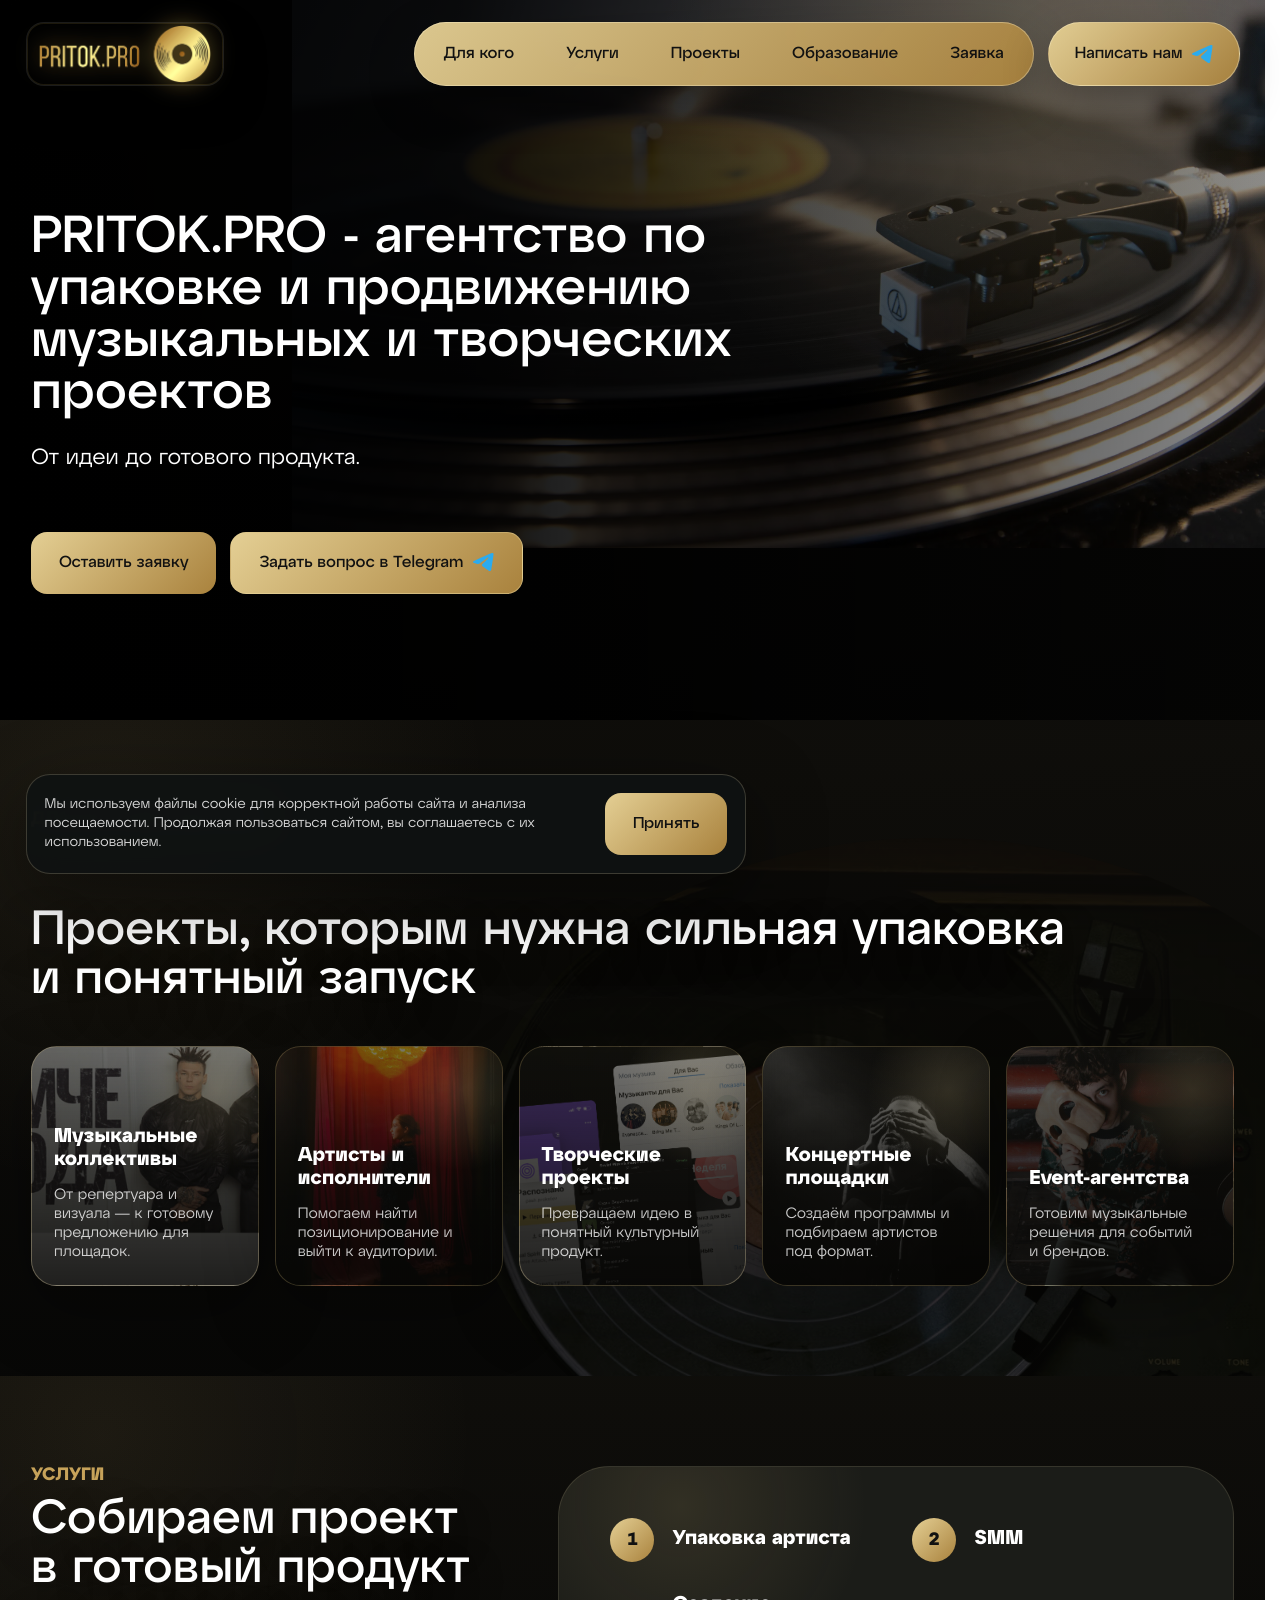
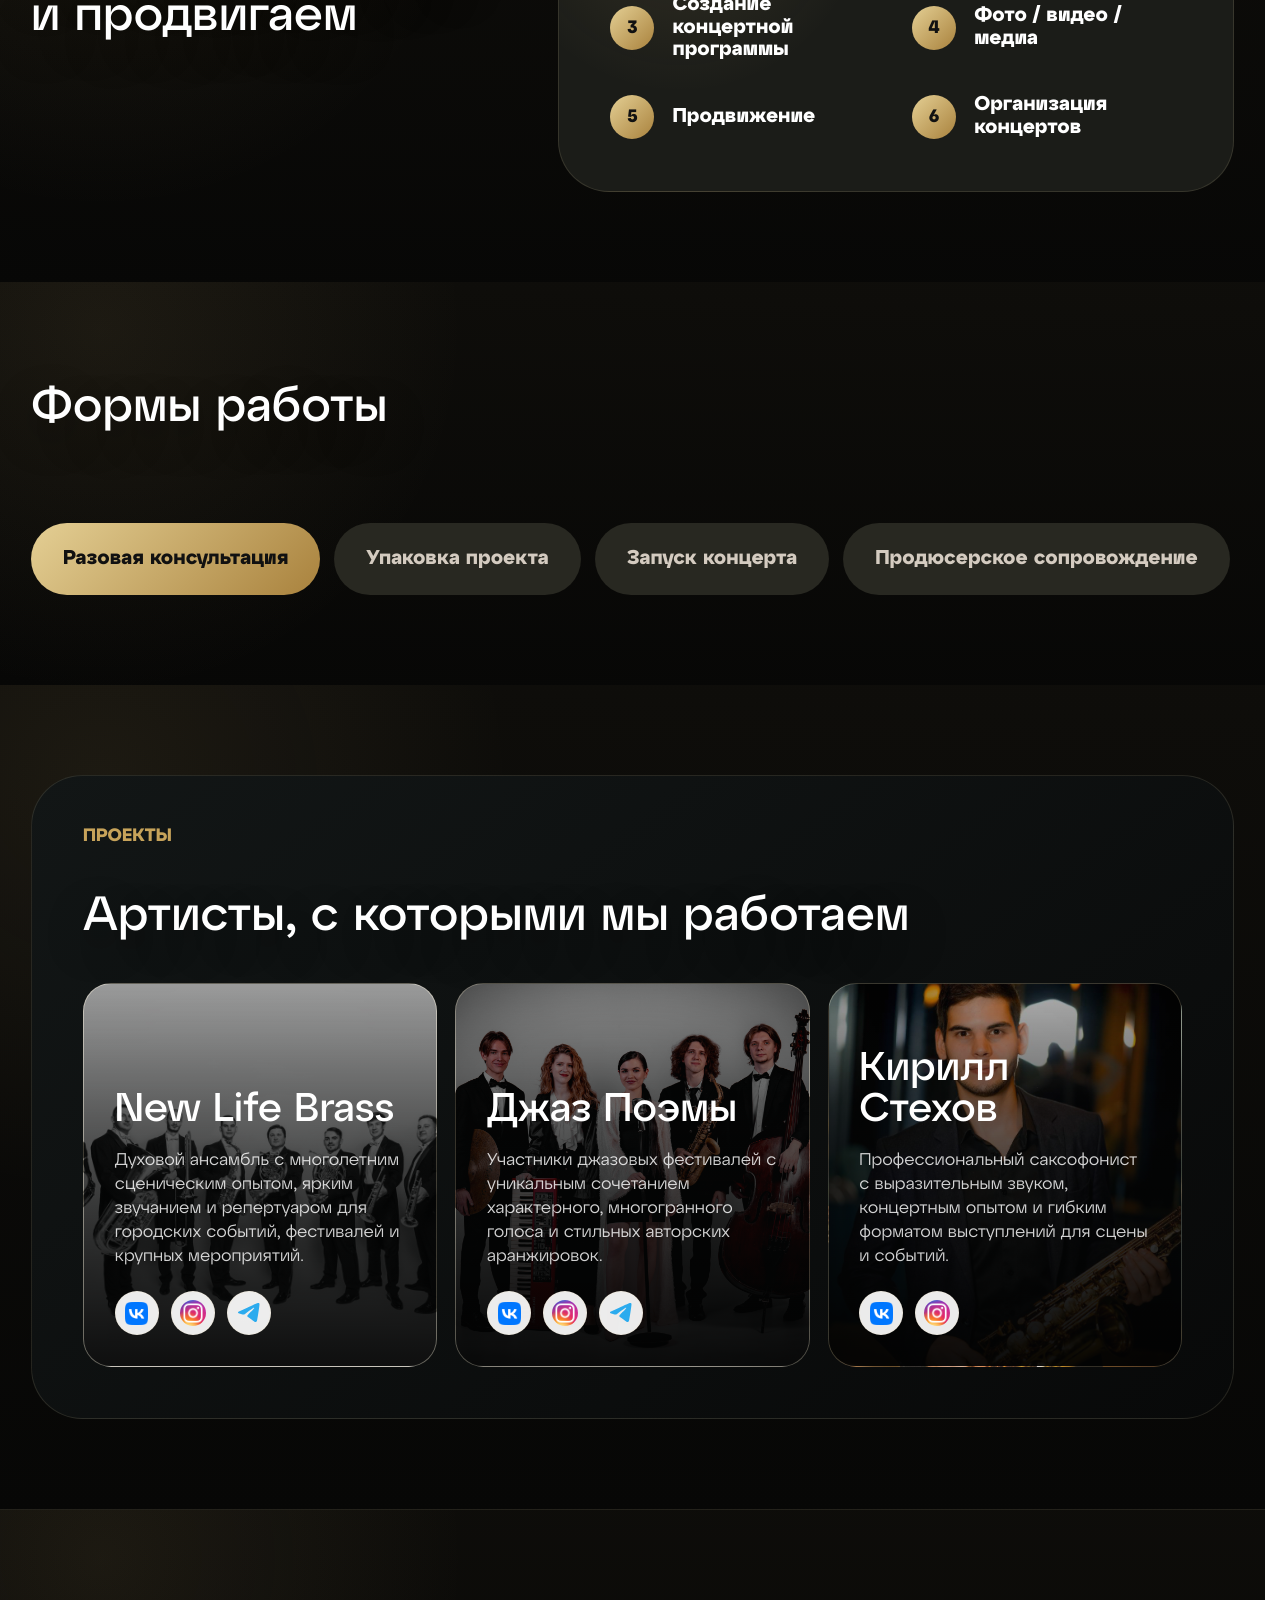
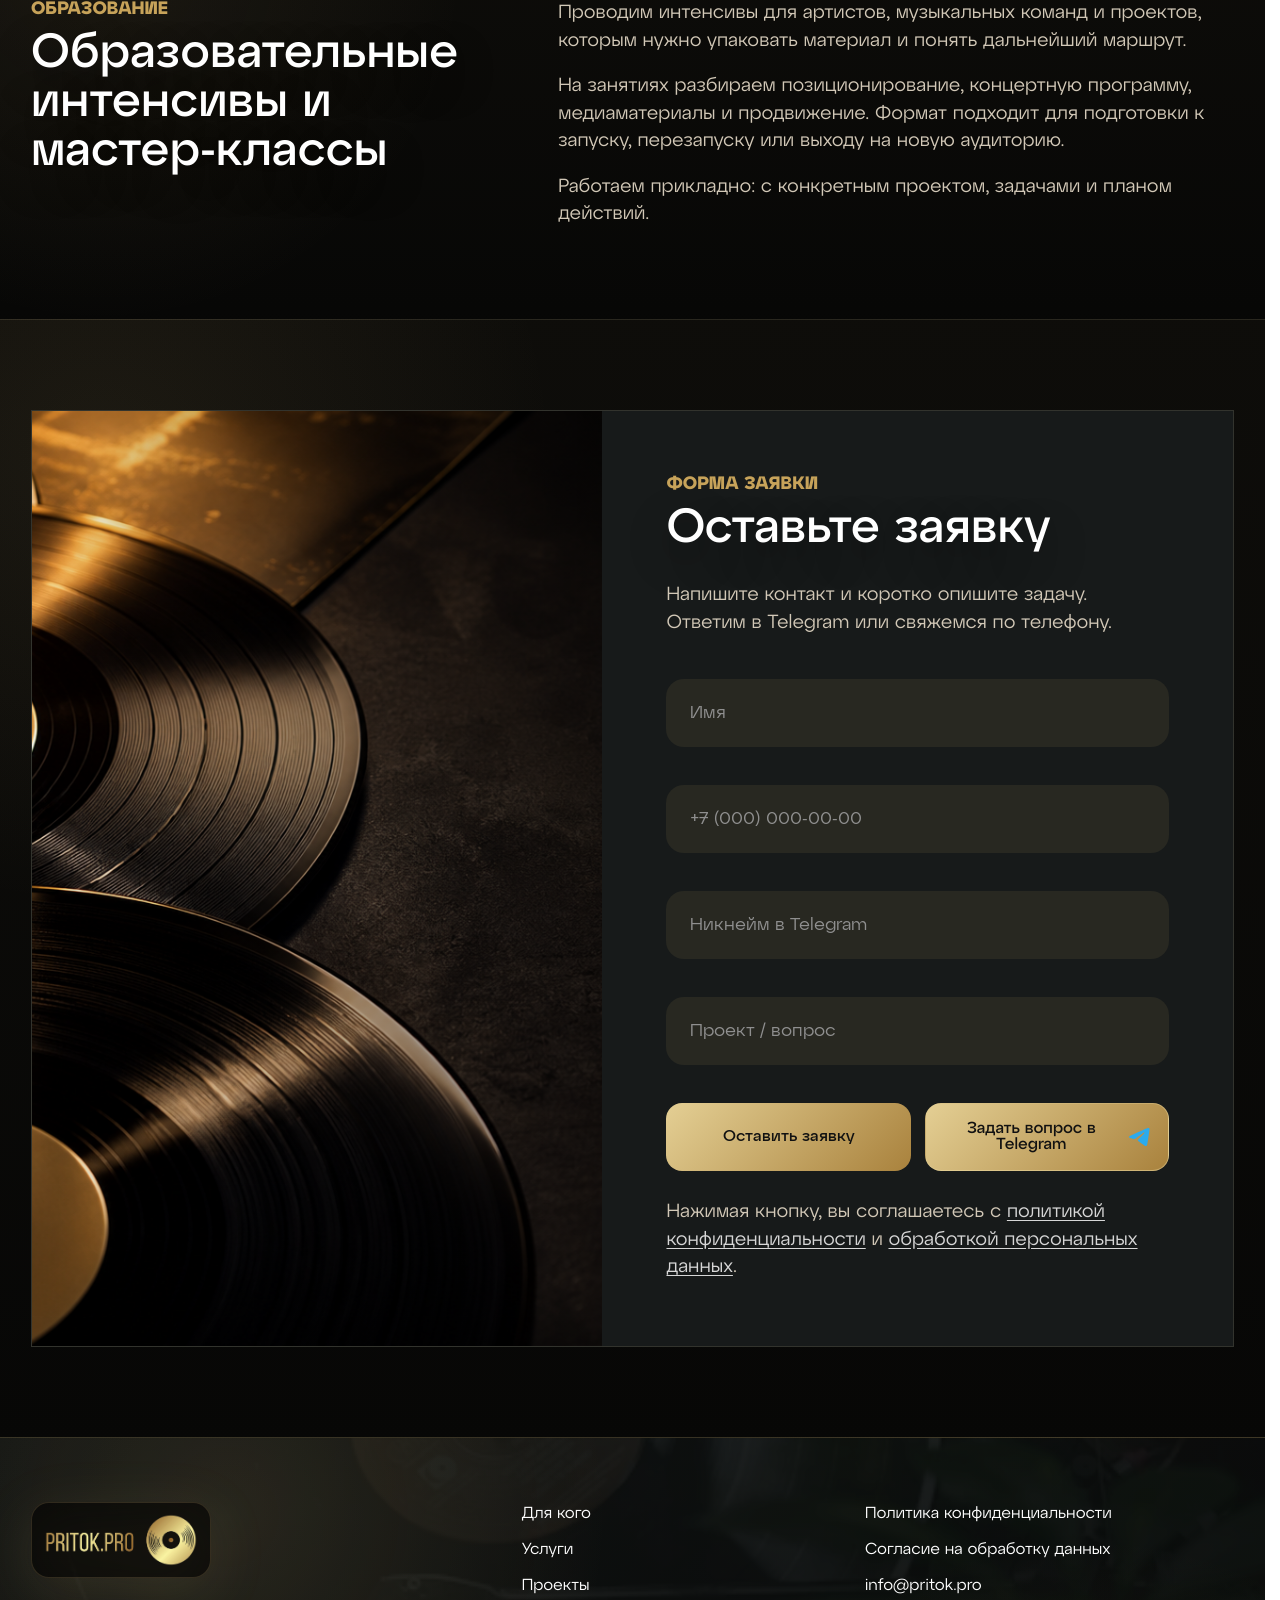
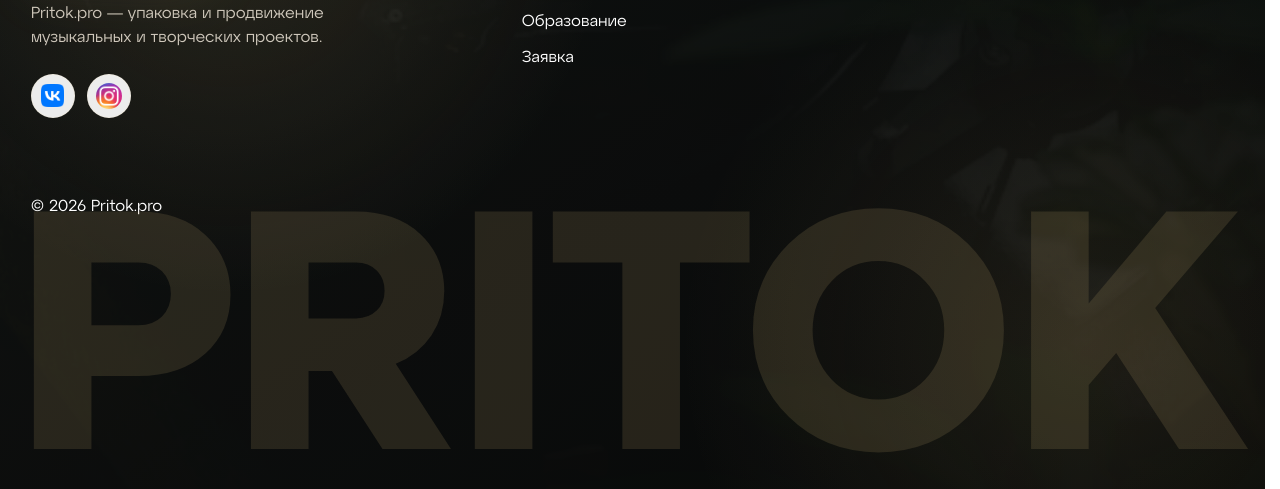
<file: index.html>
<!doctype html>
<html lang="ru">
<head>
  <meta charset="utf-8">
  <meta name="viewport" content="width=device-width, initial-scale=1">
  <title>Pritok.pro — упаковка и продвижение музыкальных и творческих проектов</title>
  <link rel="icon" href="assets/favicon (2).png" type="image/x-icon">
  <meta name="description" content="Pritok.pro — агентство по упаковке и продвижению музыкальных и творческих проектов. От идеи до готового продукта.">
  <link rel="stylesheet" href="styles.css">
</head>
<body>
  <header class="site-header" aria-label="Главная навигация">
    <a class="brand" href="#top" aria-label="Pritok.pro">
      <img src="assets/pritok-logo.png" alt="Pritok.pro">
    </a>

    <nav class="header-nav" aria-label="Основное меню">
      <a href="#audience">Для кого</a>
      <a href="#services">Услуги</a>
      <a href="#artists">Проекты</a>
      <a href="#education">Образование</a>
      <a href="#contact">Заявка</a>
    </nav>

    <a class="header-telegram telegram-link" href="https://t.me/maxtuba" target="_blank" rel="noreferrer">
      <span>Написать нам</span>
      <img class="telegram-icon" src="assets/Path-3.svg" alt="" aria-hidden="true">
    </a>

    <button class="menu-button" type="button" data-menu-open aria-label="Открыть меню" aria-expanded="false">
      <span></span>
      <span></span>
      <span></span>
    </button>
  </header>

  <aside class="service-menu" data-menu aria-hidden="true">
    <div class="service-menu__panel">
      <a href="#audience">Для кого</a>
      <a href="#services">Услуги</a>
      <a href="#formats">Формы работы</a>
      <a href="#artists">Проекты</a>
      <a href="#education">Образование</a>
      <a href="#contact">Оставить заявку</a>
    </div>
    <div class="service-menu__socials" aria-label="Социальные сети">
      <a class="service-menu__social-link" href="https://vk.ru/pitokpro" target="_blank" rel="noreferrer" aria-label="ВКонтакте Pritok.pro">
        <img class="vk-icon" src="assets/vk-icon.webp" alt="" aria-hidden="true">
      </a>
      <a class="service-menu__social-link" href="https://www.instagram.com/pritok.pro/" target="_blank" rel="noreferrer" aria-label="Instagram Pritok.pro">
        <img class="instagram-icon" src="assets/Instagram_icon.png.webp" alt="" aria-hidden="true">
      </a>
    </div>
  </aside>

  <main id="top">
    <section class="hero section-dark" aria-labelledby="hero-title">
      <div class="hero-media" aria-hidden="true"></div>
      <div class="container hero__inner">
        <div class="hero-copy">
          <h1 id="hero-title">PRITOK.PRO - агентство по упаковке и продвижению музыкальных и творческих проектов</h1>
          <p class="hero-lead">От идеи до готового продукта.</p>
          <div class="hero-action">
            <a class="button button--primary" href="#contact">Оставить заявку</a>
            <a class="button button--dark telegram-link" href="https://t.me/maxtuba" target="_blank" rel="noreferrer">
              <span>Задать вопрос в Telegram</span>
              <img class="telegram-icon" src="assets/Path-3.svg" alt="" aria-hidden="true">
            </a>
          </div>
        </div>
      </div>
    </section>

    <section id="audience" class="audience section-dark" aria-labelledby="audience-title">
      <div class="container">
        <div class="section-head">
          <p class="eyebrow">Для кого мы работаем</p>
          <h2 id="audience-title">Проекты, которым нужна сильная упаковка<br>и понятный запуск</h2>
        </div>

        <div class="audience-grid" aria-label="Категории клиентов">
          <article class="audience-card">
            <h3>Музыкальные коллективы</h3>
            <p>От репертуара и визуала — к готовому предложению для площадок.</p>
          </article>
          <article class="audience-card">
            <h3>Артисты и исполнители</h3>
            <p>Помогаем найти позиционирование и выйти к аудитории.</p>
          </article>
          <article class="audience-card">
            <h3>Творческие проекты</h3>
            <p>Превращаем идею в понятный культурный продукт.</p>
          </article>
          <article class="audience-card">
            <h3>Концертные площадки</h3>
            <p>Создаём программы и подбираем артистов под формат.</p>
          </article>
          <article class="audience-card audience-card--wide">
            <h3>Event-агентства</h3>
            <p>Готовим музыкальные решения для событий и брендов.</p>
          </article>
        </div>
      </div>
    </section>

    <section id="services" class="services section-dark" aria-labelledby="services-title">
      <div class="container services-layout">
        <div class="services-copy">
          <p class="eyebrow">Услуги</p>
          <h2 id="services-title">Собираем проект в готовый продукт и продвигаем</h2>
        </div>
        <div class="services-board">
          <ol class="service-list">
            <li><span>1</span><p>Упаковка артиста</p></li>
            <li><span>2</span><p>SMM</p></li>
            <li><span>3</span><p>Создание концертной программы</p></li>
            <li><span>4</span><p>Фото / видео / медиа</p></li>
            <li><span>5</span><p>Продвижение</p></li>
            <li><span>6</span><p>Организация концертов</p></li>
          </ol>
        </div>
      </div>
    </section>

    <section id="formats" class="formats section-dark" aria-labelledby="formats-title">
      <div class="container formats-layout">
        <h2 id="formats-title">Формы работы</h2>
        <div class="format-pills" aria-label="Формы работы">
          <span>Разовая консультация</span>
          <span>Упаковка проекта</span>
          <span>Запуск концерта</span>
          <span>Продюсерское сопровождение</span>
        </div>
      </div>
    </section>

    <section id="artists" class="artists-section section-dark" aria-labelledby="artists-title">
      <div class="container artists-layout">
        <div class="section-head">
          <p class="eyebrow">ПРОЕКТЫ</p>
          <h2 id="artists-title">Артисты, с которыми мы работаем</h2>
        </div>
        <div class="artist-list">
          <article class="artist-card artist-card--newlife">
            <div class="artist-card__content">
              <h3>New Life Brass</h3>
              <p>Духовой ансамбль с многолетним сценическим опытом, ярким звучанием и репертуаром для городских событий, фестивалей и крупных мероприятий.</p>
              <div class="artist-socials" aria-label="Социальные сети New Life Brass">
                <a href="https://vk.ru/newlifebrass" target="_blank" rel="noreferrer" aria-label="ВКонтакте New Life Brass">
                  <img class="vk-icon" src="assets/vk-icon.webp" alt="" aria-hidden="true">
                </a>
                <a href="https://www.instagram.com/newlifebrass/" target="_blank" rel="noreferrer" aria-label="Instagram New Life Brass">
                  <img class="instagram-icon" src="assets/Instagram_icon.png.webp" alt="" aria-hidden="true">
                </a>
                <a href="https://t.me/newlifebrass5" target="_blank" rel="noreferrer" aria-label="Telegram New Life Brass">
                  <img class="telegram-icon" src="assets/Path-3.svg" alt="" aria-hidden="true">
                </a>
              </div>
            </div>
          </article>
          <article class="artist-card artist-card--jazz">
            <div class="artist-card__content">
              <h3>Джаз Поэмы</h3>
              <p>Участники джазовых фестивалей с уникальным сочетанием характерного, многогранного голоса и стильных авторских аранжировок.</p>
              <div class="artist-socials" aria-label="Социальные сети Джаз Поэмы">
                <a href="https://vk.ru/jazzpoems" target="_blank" rel="noreferrer" aria-label="ВКонтакте Джаз Поэмы">
                  <img class="vk-icon" src="assets/vk-icon.webp" alt="" aria-hidden="true">
                </a>
                <a href="https://www.instagram.com/jazz_bs_poems/" target="_blank" rel="noreferrer" aria-label="Instagram Джаз Поэмы">
                  <img class="instagram-icon" src="assets/Instagram_icon.png.webp" alt="" aria-hidden="true">
                </a>
                <a href="https://t.me/jazzbspoems" target="_blank" rel="noreferrer" aria-label="Telegram Джаз Поэмы">
                  <img class="telegram-icon" src="assets/Path-3.svg" alt="" aria-hidden="true">
                </a>
              </div>
            </div>
          </article>
          <article class="artist-card artist-card--stekhov">
            <div class="artist-card__content">
              <h3>Кирилл Стехов</h3>
              <p>Профессиональный саксофонист с выразительным звуком, концертным опытом и гибким форматом выступлений для сцены и событий.</p>
              <div class="artist-socials" aria-label="Социальные сети Кирилл Стехов">
                <a href="https://vk.ru/stekhov" target="_blank" rel="noreferrer" aria-label="ВКонтакте Кирилл Стехов">
                  <img class="vk-icon" src="assets/vk-icon.webp" alt="" aria-hidden="true">
                </a>
                <a href="https://instagram.com/stekhof" target="_blank" rel="noreferrer" aria-label="Instagram Кирилл Стехов">
                  <img class="instagram-icon" src="assets/Instagram_icon.png.webp" alt="" aria-hidden="true">
                </a>
              </div>
            </div>
          </article>
        </div>
      </div>
    </section>

    <section id="education" class="education section-dark" aria-labelledby="education-title">
      <div class="container education-layout">
        <div>
          <p class="eyebrow">Образование</p>
          <h2 id="education-title">Образовательные<br>интенсивы и<br>мастер-классы</h2>
        </div>
        <div class="education-text">
          <p>Проводим интенсивы для артистов, музыкальных команд и проектов, которым нужно упаковать материал и понять дальнейший маршрут.</p>
          <p>На занятиях разбираем позиционирование, концертную программу, медиаматериалы и продвижение. Формат подходит для подготовки к запуску, перезапуску или выходу на новую аудиторию.</p>
          <p>Работаем прикладно: с конкретным проектом, задачами и планом действий.</p>
        </div>
      </div>
    </section>

    <section id="contact" class="contact section-dark" aria-labelledby="contact-title">
      <div class="container contact-board">
        <div class="contact-visual" aria-hidden="true"></div>
        <div class="contact-content">
          <p class="eyebrow">Форма заявки</p>
          <h2 id="contact-title">Оставьте заявку</h2>
          <p>Напишите контакт и коротко опишите задачу. Ответим в Telegram или свяжемся по телефону.</p>
          <form class="contact-form" action="https://formsubmit.co/ajax/pritok.pro@mail.ru" method="POST" novalidate>
            <input type="hidden" name="_subject" value="Новая заявка с сайта Pritok.pro">
            <input type="hidden" name="_template" value="table">
            <input type="text" name="_honey" tabindex="-1" autocomplete="off" aria-hidden="true" class="form-honey">
            <label class="form-field">
              <input name="name" type="text" autocomplete="name" maxlength="80" placeholder="Имя" aria-label="Имя" data-validate="name">
              <span class="field-error" data-error-for="name" aria-live="polite"></span>
            </label>
            <label class="form-field">
              <input name="phone" type="tel" autocomplete="tel" inputmode="numeric" maxlength="18" placeholder="+7 (000) 000-00-00" aria-label="Телефон" data-validate="phone">
              <span class="field-error" data-error-for="phone" aria-live="polite"></span>
            </label>
            <label class="form-field">
              <input name="telegram" type="text" maxlength="32" placeholder="Никнейм в Telegram" aria-label="Никнейм в Telegram" data-validate="telegram">
              <span class="field-error" data-error-for="telegram" aria-live="polite"></span>
            </label>
            <label class="form-field">
              <input name="comment" type="text" maxlength="420" placeholder="Проект / вопрос" aria-label="Проект или вопрос" data-validate="comment">
              <span class="field-error" data-error-for="comment" aria-live="polite"></span>
            </label>
            <div class="contact-actions">
              <button class="button button--primary" type="submit">Оставить заявку</button>
              <a class="button button--dark telegram-link" href="https://t.me/maxtuba" target="_blank" rel="noreferrer">
                <span>Задать вопрос в Telegram</span>
                <img class="telegram-icon" src="assets/Path-3.svg" alt="" aria-hidden="true">
              </a>
            </div>
          </form>
          <p class="form-note">Нажимая кнопку, вы соглашаетесь с <a href="privacy.html">политикой конфиденциальности</a> и <a href="consent.html">обработкой персональных данных</a>.</p>
          <p class="form-status" data-form-status role="status" aria-live="polite" hidden>Заявка подготовлена. Подключите обработчик формы для отправки.</p>
        </div>
      </div>
    </section>
  </main>

  <footer class="site-footer">
    <div class="container footer-layout">
      <div>
        <img class="footer-logo" src="assets/pritok-logo.png" alt="Pritok.pro">
        <p>Pritok.pro — упаковка и продвижение музыкальных и творческих проектов.</p>
        <div class="footer-socials" aria-label="Социальные сети Pritok.pro">
          <a href="https://vk.ru/pitokpro" target="_blank" rel="noreferrer" aria-label="ВКонтакте Pritok.pro">
            <img class="vk-icon" src="assets/vk-icon.webp" alt="" aria-hidden="true">
          </a>
          <a href="https://www.instagram.com/pritok.pro/" target="_blank" rel="noreferrer" aria-label="Instagram Pritok.pro">
            <img class="instagram-icon" src="assets/Instagram_icon.png.webp" alt="" aria-hidden="true">
          </a>
        </div>
      </div>
      <nav aria-label="Нижнее меню">
        <a href="#audience">Для кого</a>
        <a href="#services">Услуги</a>
        <a href="#artists">Проекты</a>
        <a href="#education">Образование</a>
        <a href="#contact">Заявка</a>
      </nav>
      <nav aria-label="Документы">
        <a href="privacy.html">Политика конфиденциальности</a>
        <a href="consent.html">Согласие на обработку данных</a>
        <a href="mailto:info@pritok.pro">info@pritok.pro</a>
      </nav>
    </div>
    <div class="footer-bottom container">
      <span>© 2026 Pritok.pro</span>
      <span class="footer-wordmark" aria-hidden="true">PRITOK</span>
    </div>
  </footer>

  <div class="cookie-banner" data-cookie-banner hidden>
    <p>Мы используем файлы cookie для корректной работы сайта и анализа посещаемости. Продолжая пользоваться сайтом, вы соглашаетесь с их использованием.</p>
    <button class="button button--primary" type="button" data-cookie-accept>Принять</button>
  </div>

  <script src="app.js"></script>
</body>
</html>
</file>
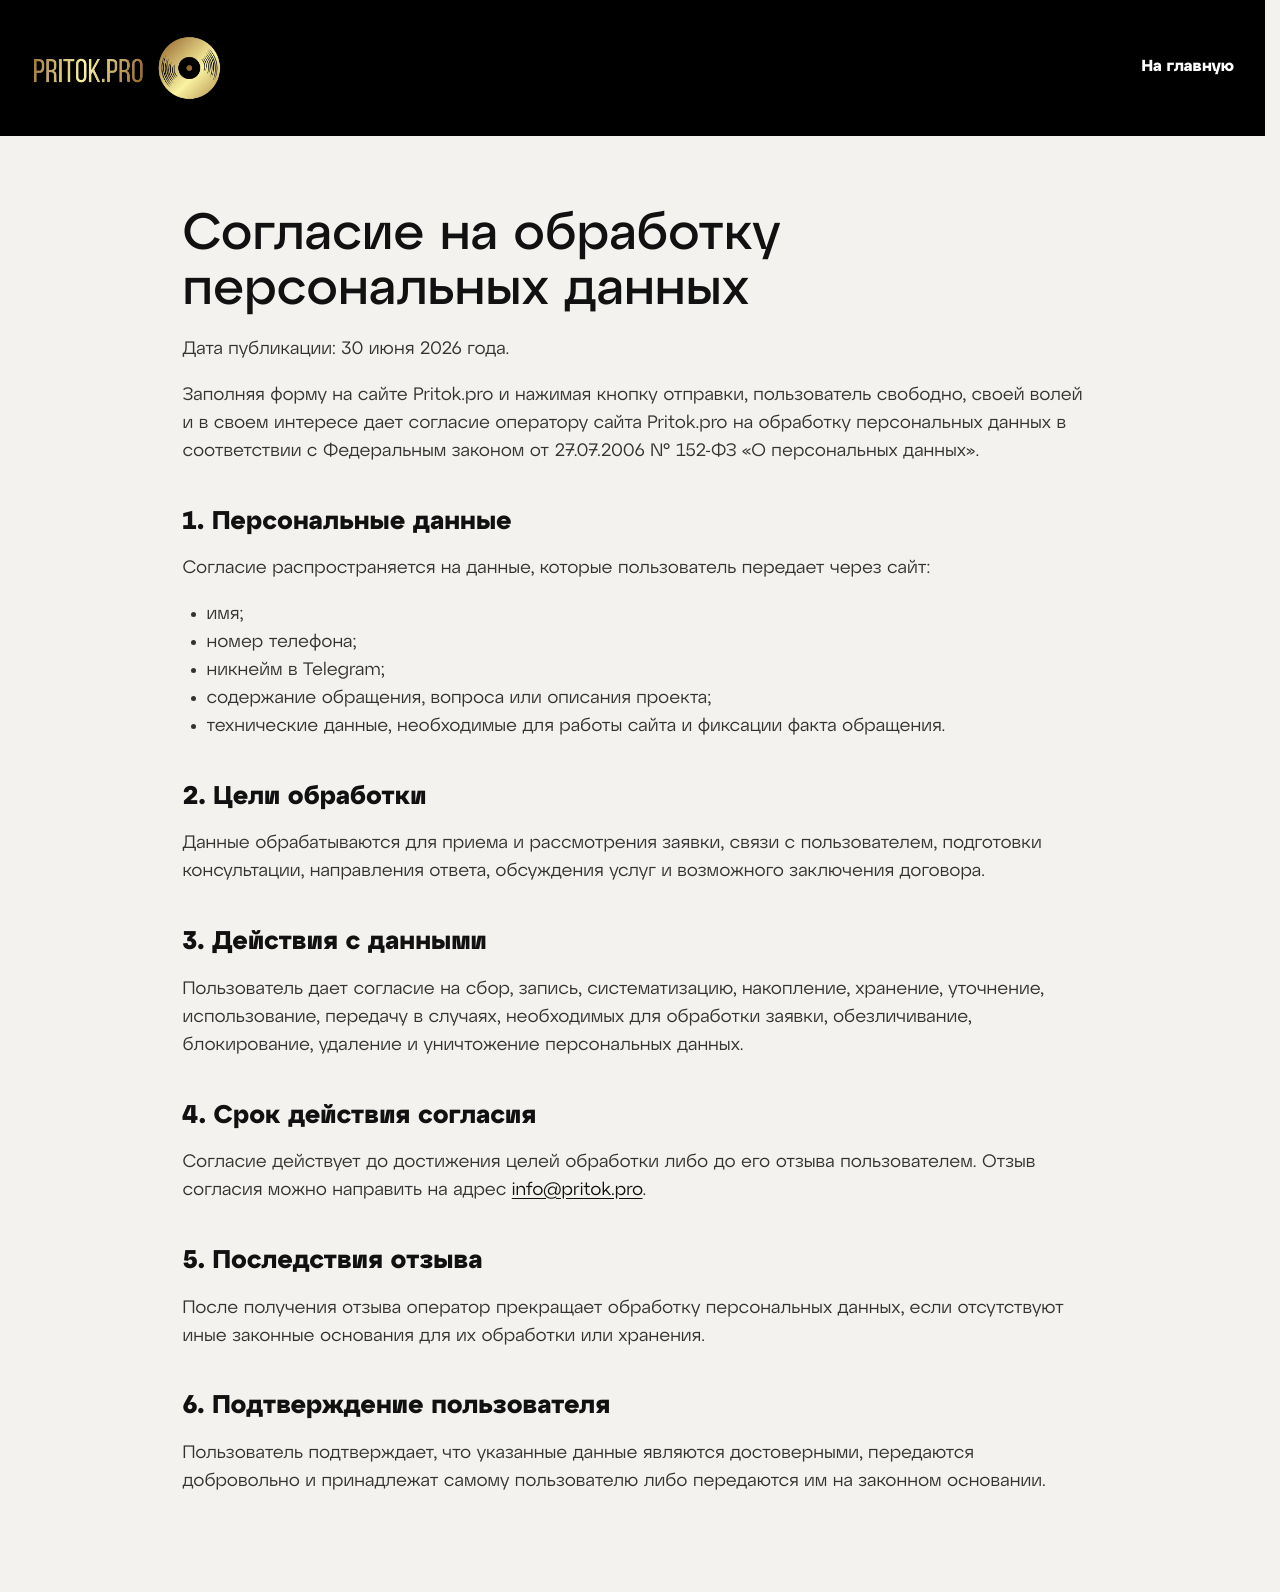
<file: consent.html>
<!doctype html>
<html lang="ru">
<head>
  <meta charset="utf-8">
  <meta name="viewport" content="width=device-width, initial-scale=1">
  <title>Согласие на обработку персональных данных — Pritok.pro</title>
  <meta  name="description" content="Согласие пользователя на обработку персональных данных Pritok.pro">
  <link rel="stylesheet" href="styles.css">
</head>
<body class="legal-page">
  <header class="legal-header">
    <div class="container">
      <a class="brand-link" href="index.html" aria-label="Pritok.pro">
        <img src="assets/pritok-logo.png" alt="Pritok.pro">
      </a>
      <a href="index.html">На главную</a>
    </div>
  </header>

  <main class="legal-document">
    <h1>Согласие на обработку персональных данных</h1>
    <p>Дата публикации: 30 июня 2026 года.</p>
    <p>Заполняя форму на сайте Pritok.pro и нажимая кнопку отправки, пользователь свободно, своей волей и в своем интересе дает согласие оператору сайта Pritok.pro на обработку персональных данных в соответствии с Федеральным законом от 27.07.2006 № 152-ФЗ «О персональных данных».</p>

    <h2>1. Персональные данные</h2>
    <p>Согласие распространяется на данные, которые пользователь передает через сайт:</p>
    <ul>
      <li>имя;</li>
      <li>номер телефона;</li>
      <li>никнейм в Telegram;</li>
      <li>содержание обращения, вопроса или описания проекта;</li>
      <li>технические данные, необходимые для работы сайта и фиксации факта обращения.</li>
    </ul>

    <h2>2. Цели обработки</h2>
    <p>Данные обрабатываются для приема и рассмотрения заявки, связи с пользователем, подготовки консультации, направления ответа, обсуждения услуг и возможного заключения договора.</p>

    <h2>3. Действия с данными</h2>
    <p>Пользователь дает согласие на сбор, запись, систематизацию, накопление, хранение, уточнение, использование, передачу в случаях, необходимых для обработки заявки, обезличивание, блокирование, удаление и уничтожение персональных данных.</p>

    <h2>4. Срок действия согласия</h2>
    <p>Согласие действует до достижения целей обработки либо до его отзыва пользователем. Отзыв согласия можно направить на адрес <a href="mailto:info@pritok.pro">info@pritok.pro</a>.</p>

    <h2>5. Последствия отзыва</h2>
    <p>После получения отзыва оператор прекращает обработку персональных данных, если отсутствуют иные законные основания для их обработки или хранения.</p>

    <h2>6. Подтверждение пользователя</h2>
    <p>Пользователь подтверждает, что указанные данные являются достоверными, передаются добровольно и принадлежат самому пользователю либо передаются им на законном основании.</p>
  </main>
</body>
</html>
</file>
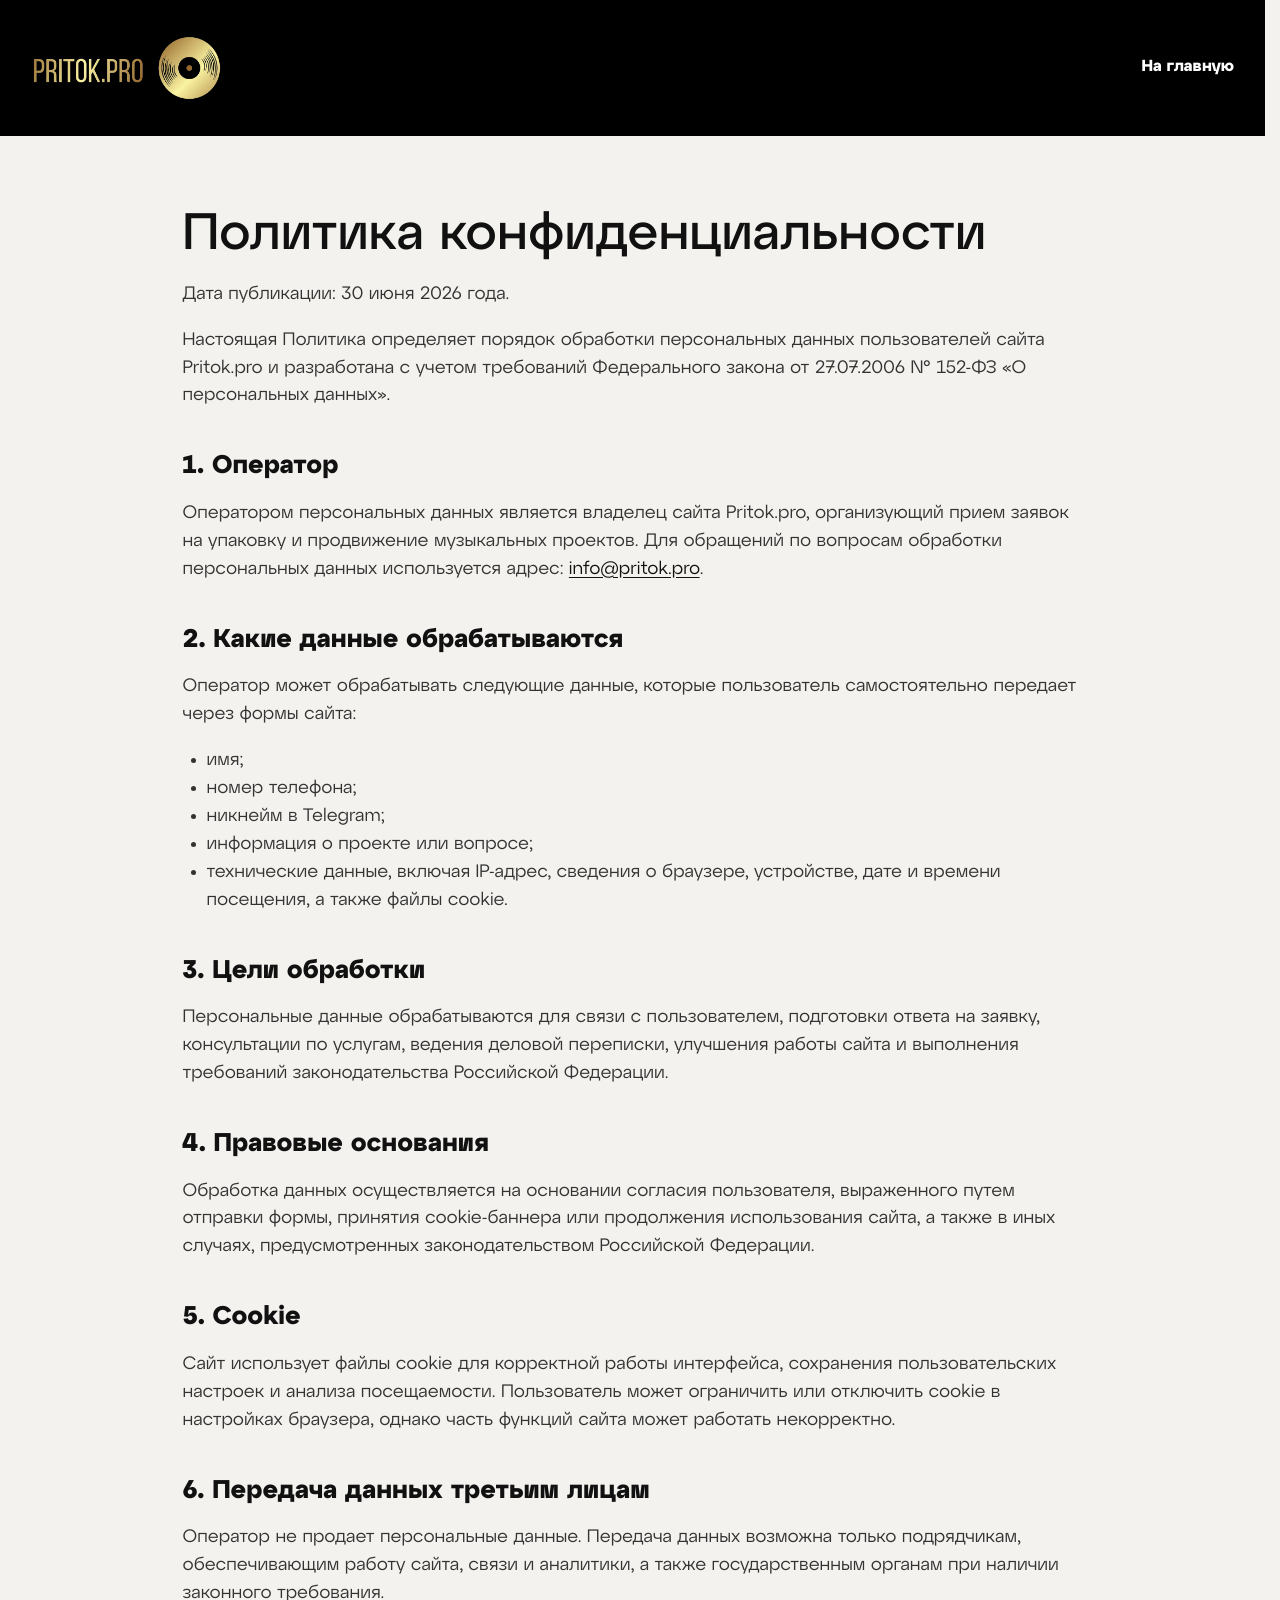
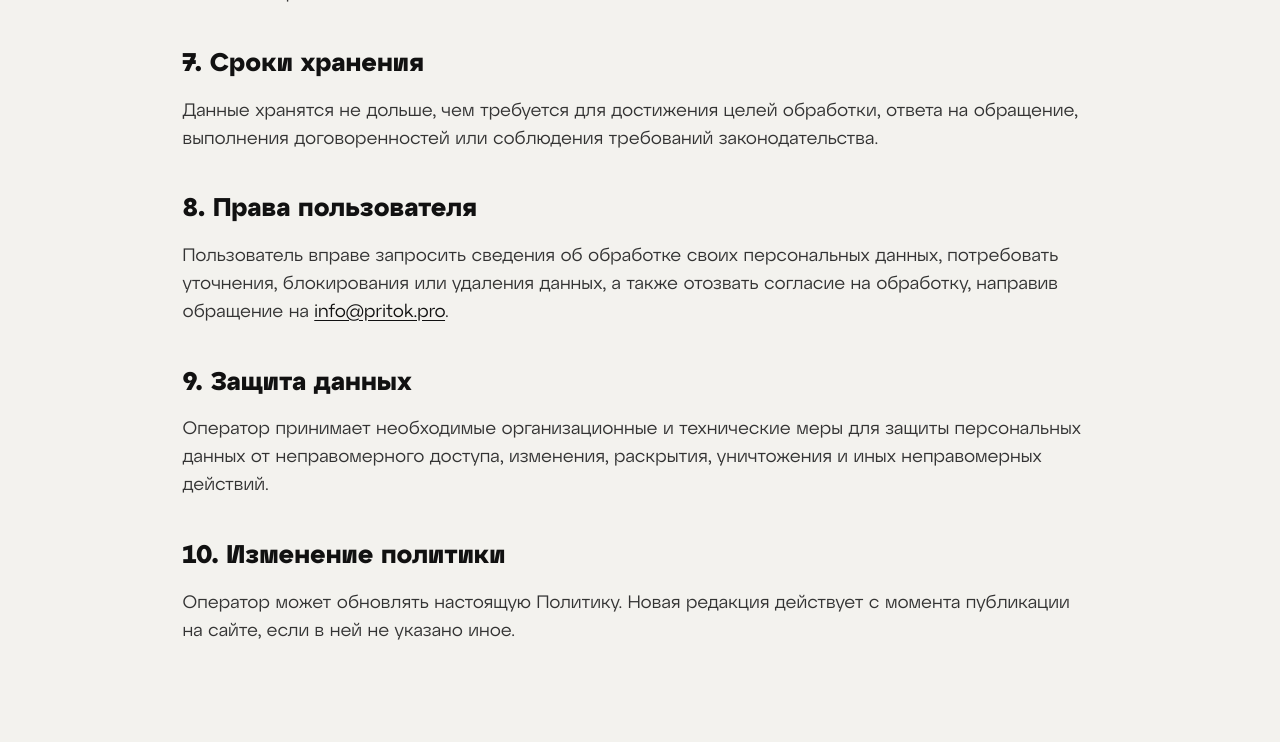
<file: privacy.html>
<!doctype html>
<html lang="ru">
<head>
  <meta charset="utf-8">
  <meta name="viewport" content="width=device-width, initial-scale=1">
  <title>Политика конфиденциальности — Pritok.pro</title>
  <meta name="description" content="Политика конфиденциальности и обработки персональных данных Pritok.pro">
  <link rel="stylesheet" href="styles.css">
</head>
<body class="legal-page">
  <header class="legal-header">
    <div class="container">
      <a class="brand-link" href="index.html" aria-label="Pritok.pro">
        <img src="assets/pritok-logo.png" alt="Pritok.pro">
      </a>
      <a href="index.html">На главную</a>
    </div>
  </header>

  <main class="legal-document">
    <h1>Политика конфиденциальности</h1>
    <p>Дата публикации: 30 июня 2026 года.</p>
    <p>Настоящая Политика определяет порядок обработки персональных данных пользователей сайта Pritok.pro и разработана с учетом требований Федерального закона от 27.07.2006 № 152-ФЗ «О персональных данных».</p>

    <h2>1. Оператор</h2>
    <p>Оператором персональных данных является владелец сайта Pritok.pro, организующий прием заявок на упаковку и продвижение музыкальных проектов. Для обращений по вопросам обработки персональных данных используется адрес: <a href="mailto:info@pritok.pro">info@pritok.pro</a>.</p>

    <h2>2. Какие данные обрабатываются</h2>
    <p>Оператор может обрабатывать следующие данные, которые пользователь самостоятельно передает через формы сайта:</p>
    <ul>
      <li>имя;</li>
      <li>номер телефона;</li>
      <li>никнейм в Telegram;</li>
      <li>информация о проекте или вопросе;</li>
      <li>технические данные, включая IP-адрес, сведения о браузере, устройстве, дате и времени посещения, а также файлы cookie.</li>
    </ul>

    <h2>3. Цели обработки</h2>
    <p>Персональные данные обрабатываются для связи с пользователем, подготовки ответа на заявку, консультации по услугам, ведения деловой переписки, улучшения работы сайта и выполнения требований законодательства Российской Федерации.</p>

    <h2>4. Правовые основания</h2>
    <p>Обработка данных осуществляется на основании согласия пользователя, выраженного путем отправки формы, принятия cookie-баннера или продолжения использования сайта, а также в иных случаях, предусмотренных законодательством Российской Федерации.</p>

    <h2>5. Cookie</h2>
    <p>Сайт использует файлы cookie для корректной работы интерфейса, сохранения пользовательских настроек и анализа посещаемости. Пользователь может ограничить или отключить cookie в настройках браузера, однако часть функций сайта может работать некорректно.</p>

    <h2>6. Передача данных третьим лицам</h2>
    <p>Оператор не продает персональные данные. Передача данных возможна только подрядчикам, обеспечивающим работу сайта, связи и аналитики, а также государственным органам при наличии законного требования.</p>

    <h2>7. Сроки хранения</h2>
    <p>Данные хранятся не дольше, чем требуется для достижения целей обработки, ответа на обращение, выполнения договоренностей или соблюдения требований законодательства.</p>

    <h2>8. Права пользователя</h2>
    <p>Пользователь вправе запросить сведения об обработке своих персональных данных, потребовать уточнения, блокирования или удаления данных, а также отозвать согласие на обработку, направив обращение на <a href="mailto:info@pritok.pro">info@pritok.pro</a>.</p>

    <h2>9. Защита данных</h2>
    <p>Оператор принимает необходимые организационные и технические меры для защиты персональных данных от неправомерного доступа, изменения, раскрытия, уничтожения и иных неправомерных действий.</p>

    <h2>10. Изменение политики</h2>
    <p>Оператор может обновлять настоящую Политику. Новая редакция действует с момента публикации на сайте, если в ней не указано иное.</p>
  </main>
</body>
</html>
</file>
<file: styles.css>
@font-face {
  font-family: "AtypDisplay";
  src: url("assets/AtypDisplay-Regular.woff") format("woff");
  font-weight: 400;
  font-style: normal;
  font-display: swap;
}

@font-face {
  font-family: "AtypDisplay";
  src: url("assets/AtypDisplay-Medium.woff") format("woff");
  font-weight: 500;
  font-style: normal;
  font-display: swap;
}

@font-face {
  font-family: "AtypDisplay";
  src: url("assets/AtypDisplay-Bold.woff") format("woff");
  font-weight: 700;
  font-style: normal;
  font-display: swap;
}

:root {
  --black: #070706;
  --ink: #15130f;
  --panel: #1b1c18;
  --panel-2: #282821;
  --line: rgba(244, 226, 178, 0.2);
  --soft-line: rgba(244, 226, 178, 0.12);
  --white: #fff;
  --muted: #d2c8b7;
  --gold: #d6b978;
  --orange: #c7a35a;
  --orange-dark: #a9823d;
  --gold-soft: #e4cf94;
  --container: min(1780px, calc(100vw - clamp(56px, 6vw, 104px)));
  --radius-pill: 999px;
  --radius-panel: 34px;
}

* {
  box-sizing: border-box;
}

html {
  scroll-behavior: smooth;
  scrollbar-gutter: stable;
}

body {
  margin: 0;
  min-width: 320px;
  overflow-x: hidden;
  background:
    radial-gradient(circle at 14% 8%, rgba(214, 185, 120, 0.18), transparent 30%),
    radial-gradient(circle at 88% 34%, rgba(214, 185, 120, 0.1), transparent 34%),
    linear-gradient(180deg, #0c0b08 0%, var(--black) 34%, #0d0c09 100%);
  color: var(--white);
  font-family: "AtypDisplay", Arial, sans-serif;
  text-rendering: geometricPrecision;
  -webkit-font-smoothing: antialiased;
}

body.is-locked {
  overflow: hidden;
  padding-right: var(--scrollbar-compensation, 0px);
}

a {
  color: inherit;
  text-decoration: none;
}

button,
input {
  font: inherit;
}

button {
  color: inherit;
}

img {
  display: block;
  max-width: 100%;
}

h1,
h2,
h3,
p {
  margin: 0;
}

.container {
  width: var(--container);
  margin: 0 auto;
}

.section-dark {
  background:
    radial-gradient(circle at 8% 12%, rgba(214, 185, 120, 0.08), transparent 30%),
    linear-gradient(180deg, rgba(14, 13, 10, 0.96), rgba(7, 7, 6, 0.98));
  color: var(--white);
}

.eyebrow {
  color: var(--orange);
  font-size: clamp(12px, 0.84vw, 16px);
  font-weight: 700;
  letter-spacing: 0;
  text-transform: uppercase;
}

.site-header {
  position: fixed;
  top: 0;
  left: 0;
  z-index: 80;
  display: grid;
  width: 100vw;
  grid-template-columns: auto 1fr auto auto;
  align-items: center;
  gap: 14px;
  padding: 22px clamp(16px, 2vw, 38px);
  pointer-events: none;
}

.brand,
.header-nav,
.header-telegram,
.menu-button {
  pointer-events: auto;
}

.brand {
  display: flex;
  width: clamp(188px, 14vw, 268px);
  height: clamp(58px, 4.8vw, 88px);
  align-items: center;
  justify-content: center;
  padding: 7px 10px;
  border: 1px solid rgba(255, 255, 255, 0.1);
  border-radius: 18px;
  background: rgba(0, 0, 0, 0.72);
  box-shadow: 0 18px 42px rgba(0, 0, 0, 0.34), inset 0 0 0 1px rgba(216, 184, 95, 0.12);
  backdrop-filter: blur(14px);
}

.brand img {
  width: 100%;
  filter: drop-shadow(0 0 12px rgba(216, 184, 95, 0.42)) contrast(1.12) saturate(1.08);
}

.header-nav {
  justify-self: end;
  display: flex;
  align-items: center;
  gap: 8px;
  padding: 8px;
  border-radius: var(--radius-pill);
  background: linear-gradient(135deg, rgba(228, 207, 148, 0.96), rgba(169, 130, 61, 0.94));
  box-shadow: 0 18px 48px rgba(0, 0, 0, 0.28), inset 0 0 0 1px rgba(255, 246, 213, 0.35);
  backdrop-filter: blur(18px);
}

.header-nav a {
  display: inline-flex;
  min-height: 48px;
  align-items: center;
  justify-content: center;
  gap: 10px;
  padding: 0 22px;
  border-radius: var(--radius-pill);
  color: #111;
  font-size: clamp(14px, 1.02vw, 19px);
  font-weight: 500;
  line-height: 1;
  transition: background-color 180ms ease, color 180ms ease, transform 180ms ease;
}

.header-nav a:hover,
.header-nav a:focus-visible {
  background: rgba(255, 248, 228, 0.36);
  color: #111;
  transform: translateY(-1px);
}

.telegram-link {
  gap: 10px;
}

.header-telegram {
  justify-self: end;
  display: inline-flex;
  min-height: 64px;
  align-items: center;
  justify-content: center;
  padding: 0 26px;
  border: 1px solid rgba(255, 246, 213, 0.36);
  border-radius: var(--radius-pill);
  background: linear-gradient(135deg, rgba(228, 207, 148, 0.98), rgba(169, 130, 61, 0.96));
  color: #111;
  font-size: clamp(14px, 1.02vw, 19px);
  font-weight: 500;
  line-height: 1;
  box-shadow: 0 18px 48px rgba(0, 0, 0, 0.32);
  backdrop-filter: blur(18px);
  transition: background-color 180ms ease, border-color 180ms ease, transform 180ms ease;
}

.header-telegram:hover,
.header-telegram:focus-visible {
  border-color: rgba(255, 248, 228, 0.7);
  background: linear-gradient(135deg, #ead9a7, #b28d45);
  transform: translateY(-1px);
}

.telegram-icon {
  width: 21px;
  height: 19px;
  flex: 0 0 auto;
  object-fit: contain;
}

.menu-button {
  position: relative;
  display: none;
  width: clamp(60px, 5vw, 96px);
  height: clamp(50px, 4.35vw, 84px);
  place-items: center;
  border: 0;
  border-radius: var(--radius-pill);
  background: linear-gradient(135deg, var(--gold-soft), var(--orange-dark));
  color: #111;
  cursor: pointer;
  transition: background-color 180ms ease, transform 180ms ease;
}

.menu-button:hover {
  background: var(--orange-dark);
  transform: translateY(-1px);
}

.menu-button span {
  position: absolute;
  width: 26px;
  height: 3px;
  border-radius: 4px;
  background: #111;
  transition: transform 260ms ease, opacity 180ms ease;
}

.menu-button span:nth-child(1) {
  transform: translateY(-8px);
}

.menu-button span:nth-child(3) {
  transform: translateY(8px);
}

.menu-button.is-open span:nth-child(1) {
  transform: rotate(45deg);
}

.menu-button.is-open span:nth-child(2) {
  opacity: 0;
}

.menu-button.is-open span:nth-child(3) {
  transform: rotate(-45deg);
}

.service-menu {
  position: fixed;
  display: none;
  top: 0;
  left: 0;
  z-index: 70;
  width: 100vw;
  height: 100dvh;
  padding: 118px clamp(16px, 2vw, 38px) 26px;
  background: linear-gradient(180deg, rgba(0, 0, 0, 0.98), rgba(0, 0, 0, 0.86));
  opacity: 0;
  transform: translateY(-100%);
  overflow-x: hidden;
  overflow-y: auto;
  overscroll-behavior: contain;
  pointer-events: none;
  transition: transform 420ms cubic-bezier(0.22, 1, 0.36, 1), opacity 280ms ease;
  backdrop-filter: blur(18px);
}

.service-menu.is-open {
  opacity: 1;
  transform: translateY(0);
  pointer-events: auto;
}

.service-menu__panel {
  display: flex;
  width: min(760px, var(--container));
  flex-direction: column;
  align-items: center;
  justify-content: center;
  gap: clamp(14px, 2vw, 28px);
  margin: 0 auto;
  padding: 0;
}

.service-menu__panel a {
  position: relative;
  display: flex;
  align-items: center;
  justify-content: center;
  padding: 0;
  color: var(--white);
  font-size: clamp(24px, 2.8vw, 44px);
  font-weight: 700;
  line-height: 1;
  text-align: center;
  text-transform: uppercase;
  transition: color 180ms ease, transform 180ms ease;
}

.service-menu__panel a:hover,
.service-menu__panel a:focus-visible {
  color: var(--gold-soft);
  transform: translateY(-2px);
}

.service-menu__socials {
  display: flex;
  width: min(420px, var(--container));
  align-items: center;
  justify-content: center;
  gap: 14px;
  margin: clamp(34px, 5vw, 72px) auto 0;
}

.service-menu__social-link {
  position: relative;
  display: inline-grid;
  width: 46px;
  aspect-ratio: 1;
  place-items: center;
  border-radius: 50%;
  background: rgba(255, 255, 255, 0.92);
  color: #111;
  font-size: 13px;
  font-weight: 700;
  line-height: 1;
  transition: background-color 180ms ease, transform 180ms ease;
}

.service-menu__social-link:hover,
.service-menu__social-link:focus-visible {
  background: var(--gold-soft);
  transform: translateY(-2px);
}

.service-menu__social-link .telegram-icon {
  width: 22px;
  height: 22px;
}

.service-menu__social-link .vk-icon,
.artist-socials .vk-icon {
  width: 23px;
  height: 23px;
  object-fit: contain;
}



.hero {
  position: relative;
  min-height: clamp(720px, 47vw, 900px);
  overflow: hidden;
}

.hero-media {
  position: absolute;
  inset: 0;
  background-image:
    radial-gradient(circle at 78% 16%, rgba(228, 207, 148, 0.2), transparent 28%),
    url("assets/hkanb2vhy6lxyzerl1n1e30ztfgisfhm.webp");
  background-position: top right;
  background-repeat: no-repeat;
  background-size: min(1180px, 76vw) auto;
  opacity: 0.96;
}

.hero::after {
  position: absolute;
  inset: 0;
  background:
    radial-gradient(circle at 80% 12%, rgba(214, 185, 120, 0.12), transparent 30%),
    linear-gradient(90deg, #000 0%, rgba(0, 0, 0, 0.93) 36%, rgba(0, 0, 0, 0.44) 100%);
  content: "";
}

.hero__inner {
  position: relative;
  z-index: 1;
  display: flex;
  min-height: inherit;
  align-items: center;
  padding-top: 86px;
}

.hero-copy {
  width: min(850px, 58vw);
  min-width: 0;
}

.hero h1 {
  margin-top: 0;
  font-size: clamp(46px, 3.9vw, 78px);
  font-weight: 500;
  line-height: 1.02;
  letter-spacing: 0;
}

.hero-lead {
  margin-top: 24px;
  color: var(--white);
  font-size: clamp(22px, 1.55vw, 28px);
  line-height: 1.25;
}

.hero-action {
  display: flex;
  flex-wrap: wrap;
  gap: 14px;
  margin-top: 58px;
}

.button {
  display: inline-flex;
  min-height: 62px;
  align-items: center;
  justify-content: center;
  gap: 10px;
  border: 0;
  border-radius: 16px;
  cursor: pointer;
  padding: 0 28px;
  font-size: clamp(16px, 1.05vw, 19px);
  font-weight: 500;
  line-height: 1;
  transition: background-color 180ms ease, border-color 180ms ease, transform 180ms ease;
}

.button:hover {
  transform: translateY(-1px);
}

.button--primary {
  background: linear-gradient(135deg, var(--gold-soft), var(--orange-dark));
  color: #111;
}

.button--primary:hover {
  background: linear-gradient(135deg, #ead9a7, #b28d45);
}

.button--dark {
  border: 1px solid var(--line);
  background: var(--panel-2);
  color: var(--white);
}

.button--dark:hover {
  border-color: rgba(254, 85, 0, 0.54);
  background: #2a2f2e;
}

.button--dark.telegram-link {
  border-color: rgba(228, 207, 148, 0.5);
  background: linear-gradient(135deg, var(--gold-soft), var(--orange-dark));
  color: #111;
}

.button--dark.telegram-link:hover {
  border-color: rgba(228, 207, 148, 0.76);
  background: linear-gradient(135deg, #ead9a7, #b28d45);
}

.audience,
.services,
.formats,
.artists-section,
.education,
.contact {
  padding: clamp(90px, 7vw, 136px) 0;
}

.section-head {
  display: grid;
  grid-template-columns: minmax(0, 0.85fr) minmax(360px, 1.15fr);
  gap: 48px;
  align-items: end;
  margin-bottom: clamp(34px, 3.2vw, 62px);
}

.section-head h2 {
  grid-column: 1 / -1;
  max-width: 1080px;
  color: var(--white);
  font-size: clamp(40px, 3.55vw, 68px);
  font-weight: 500;
  line-height: 1;
  text-shadow: 0 16px 40px rgba(0, 0, 0, 0.48);
}

.audience .section-head h2 {
  margin-top: clamp(22px, 2.4vw, 46px);
}

.audience {
  position: relative;
  overflow: hidden;
}

.audience .section-head {
  position: relative;
  z-index: 2;
}

.audience::before {
  position: absolute;
  right: -10vw;
  bottom: -10vw;
  width: 72vw;
  height: 52vw;
  background-image: url("assets/photo-1603850121303-d4ade9e5ba65.avif");
  background-position: center;
  background-repeat: no-repeat;
  background-size: cover;
  border-radius: 50%;
  filter: saturate(0.76) sepia(0.18);
  opacity: 0.24;
  content: "";
}

.audience-grid {
  position: relative;
  z-index: 1;
  display: grid;
  grid-template-columns: repeat(5, minmax(0, 1fr));
  gap: 16px;
}

.audience-card {
  position: relative;
  display: flex;
  min-width: 0;
  min-height: clamp(240px, 18vw, 346px);
  flex-direction: column;
  justify-content: flex-end;
  gap: 14px;
  overflow: hidden;
  padding: clamp(22px, 1.7vw, 32px);
  border: 1px solid rgba(214, 185, 120, 0.22);
  border-radius: clamp(24px, 2vw, 38px);
  background:
    radial-gradient(circle at 78% 18%, rgba(214, 185, 120, 0.16), transparent 28%),
    linear-gradient(180deg, rgba(24, 23, 18, 0.56), rgba(18, 17, 13, 0.78)),
    linear-gradient(145deg, rgba(35, 34, 27, 0.98), rgba(18, 17, 13, 0.96));
  background-position: center;
  background-size: cover;
  box-shadow: 0 26px 70px rgba(0, 0, 0, 0.32);
  transition: border-color 180ms ease, transform 180ms ease, background-color 180ms ease;
}

.audience-card:hover {
  border-color: rgba(228, 207, 148, 0.55);
  transform: translateY(-4px);
}

.audience-card::after {
  position: absolute;
  inset: 0;
  background:
    radial-gradient(circle at 82% 18%, rgba(228, 207, 148, 0.16), transparent 30%),
    linear-gradient(180deg, rgba(0, 0, 0, 0.08), rgba(0, 0, 0, 0.54));
  content: "";
}

.audience-card:nth-child(1) {
  background-image:
    linear-gradient(180deg, rgba(24, 23, 18, 0.54), rgba(18, 17, 13, 0.78)),
    url("assets/audience-collectives.jpg");
  background-position: center;
}

.audience-card:nth-child(2) {
  background-image:
    linear-gradient(180deg, rgba(24, 23, 18, 0.54), rgba(18, 17, 13, 0.78)),
    url("assets/audience-theatre.jpg");
  background-position: center 42%;
}

.audience-card:nth-child(3) {
  background-image:
    linear-gradient(180deg, rgba(24, 23, 18, 0.54), rgba(18, 17, 13, 0.78)),
    url("assets/audience-projects.png");
  background-position: center 42%;
}

.audience-card:nth-child(4) {
  background-image:
    linear-gradient(180deg, rgba(24, 23, 18, 0.54), rgba(18, 17, 13, 0.78)),
    url("assets/audience-venues.jpg");
  background-position: center;
}

.audience-card:nth-child(5) {
  background-image:
    linear-gradient(180deg, rgba(24, 23, 18, 0.54), rgba(18, 17, 13, 0.78)),
    url("assets/audience-events.jpg");
  background-position: center 34%;
}

.audience-card h3 {
  position: relative;
  z-index: 1;
  font-size: clamp(20px, 1.35vw, 26px);
  font-weight: 700;
  line-height: 1.08;
}

.audience-card p {
  position: relative;
  z-index: 1;
  max-width: 94%;
  color: rgba(255, 255, 255, 0.78);
  font-size: clamp(15px, 0.92vw, 18px);
  line-height: 1.28;
}

.services-layout,
.education-layout {
  display: grid;
  grid-template-columns: minmax(280px, 0.8fr) minmax(0, 1.2fr);
  gap: clamp(40px, 6vw, 116px);
  align-items: start;
}

.services-copy,
.education-copy,
.contact-content {
  min-width: 0;
}

.services-copy h2,
.formats h2,
.education h2,
.contact h2 {
  margin-top: 12px;
  max-width: 720px;
  color: var(--white);
  font-size: clamp(40px, 3.55vw, 68px);
  font-weight: 500;
  line-height: 1;
  overflow-wrap: break-word;
  text-shadow: 0 16px 40px rgba(0, 0, 0, 0.42);
}

.services-copy p,
.formats-layout > p,
.education-text,
.contact-content > p {
  max-width: 700px;
  margin-top: 28px;
  color: var(--muted);
  font-size: clamp(18px, 1.28vw, 21px);
  line-height: 1.42;
}

.services-copy > .eyebrow,
.education-layout > div > .eyebrow,
.contact-content > .eyebrow,
.section-head > .eyebrow {
  max-width: none;
  margin-top: 0;
  color: var(--orange);
  font-size: clamp(18px, 1.2vw, 24px);
  font-weight: 700;
  line-height: 1;
  text-transform: uppercase;
}

.services-board {
  border: 1px solid var(--soft-line);
  border-radius: clamp(32px, 4vw, 76px);
  background:
    radial-gradient(circle at 18% 12%, rgba(214, 185, 120, 0.12), transparent 30%),
    var(--panel);
  padding: clamp(30px, 4vw, 76px);
  overflow: hidden;
}

.service-list {
  display: grid;
  grid-template-columns: 1fr 1fr;
  gap: clamp(24px, 2.5vw, 48px);
  margin: 0;
  padding: 0;
  list-style: none;
}

.service-list li {
  display: grid;
  grid-template-columns: 44px 1fr;
  gap: 18px;
  align-items: center;
}

.service-list span {
  display: grid;
  width: 44px;
  aspect-ratio: 1;
  place-items: center;
  border-radius: 50%;
  background: linear-gradient(135deg, var(--gold-soft), var(--orange-dark));
  color: #111;
  font-size: 18px;
  font-weight: 700;
}

.service-list p {
  font-size: clamp(18px, 1.12vw, 21px);
  font-weight: 700;
  line-height: 1.18;
}

.formats-layout {
  display: grid;
  grid-template-columns: 1fr;
  gap: 42px;
  align-items: end;
}

.formats-layout > p {
  display: none;
  max-width: 520px;
  margin-top: 0;
  justify-self: end;
  color: var(--white);
  font-weight: 700;
}

.format-pills {
  grid-column: 1 / -1;
  display: flex;
  flex-wrap: wrap;
  gap: 14px;
  margin-top: 48px;
}

.format-pills span {
  display: grid;
  min-height: 72px;
  place-items: center;
  border-radius: var(--radius-pill);
  background: var(--panel-2);
  color: #d4cbc0;
  padding: 2px clamp(24px, 2.5vw, 48px) 0;
  font-size: clamp(18px, 1.12vw, 21px);
  font-weight: 700;
  line-height: 1;
  text-align: center;
}

.format-pills span:first-child {
  background: linear-gradient(135deg, var(--gold-soft), var(--orange-dark));
  color: #111;
}

.artists-section {
  position: relative;
}

.artists-layout {
  padding: clamp(34px, 4vw, 76px);
  border: 1px solid var(--soft-line);
  border-radius: clamp(32px, 4vw, 72px);
  background: linear-gradient(145deg, #121616, #080909);
}

.artist-list {
  display: grid;
  grid-template-columns: repeat(3, minmax(0, 1fr));
  gap: 18px;
}

.artist-list article {
  position: relative;
  overflow: hidden;
  display: flex;
  min-height: clamp(360px, 30vw, 520px);
  align-items: flex-end;
  padding: clamp(26px, 2.4vw, 46px);
  border: 1px solid var(--line);
  border-radius: clamp(26px, 2.2vw, 42px);
  background:
    linear-gradient(180deg, rgba(12, 15, 15, 0.18), rgba(12, 15, 15, 0.78)),
    radial-gradient(circle at 85% 10%, rgba(216, 184, 95, 0.18), transparent 34%),
    var(--panel);
  background-position: center;
  background-size: cover;
}

.artist-list article::after {
  position: absolute;
  inset: 0;
  background: linear-gradient(180deg, rgba(0, 0, 0, 0.18), rgba(0, 0, 0, 0.78));
  content: "";
}

.artist-list article:nth-child(1) {
  background-image:
    linear-gradient(180deg, rgba(12, 15, 15, 0.2), rgba(12, 15, 15, 0.78)),
    url("assets/artist-new-life-brass.jpg");
  background-position: center 42%;
}

.artist-list article:nth-child(2) {
  background-image:
    linear-gradient(180deg, rgba(12, 15, 15, 0.2), rgba(12, 15, 15, 0.78)),
    url("assets/artist-jazz-poems.jpg");
  background-position: center 36%;
}

.artist-list article:nth-child(3) {
  background-image:
    linear-gradient(180deg, rgba(12, 15, 15, 0.14), rgba(12, 15, 15, 0.8)),
    url("assets/artist-kirill-stekhov.jpeg");
  background-position: center 30%;
}

.artist-list article > * {
  position: relative;
  z-index: 1;
}

.artist-list h3 {
  margin-top: 0;
  font-size: clamp(34px, 2.8vw, 52px);
  font-weight: 500;
  line-height: 1;
}

.artist-card__content {
  display: grid;
  max-width: 620px;
  gap: clamp(14px, 1.4vw, 22px);
}

.artist-card__content p {
  max-width: 520px;
  margin-top: 0;
  color: rgba(255, 255, 255, 0.82);
  font-size: clamp(16px, 1.02vw, 19px);
  line-height: 1.42;
}

.artist-socials {
  display: flex;
  gap: 12px;
  margin-top: 4px;
}

.artist-socials a {
  position: relative;
  display: inline-grid;
  width: 44px;
  aspect-ratio: 1;
  place-items: center;
  border: 1px solid rgba(244, 226, 178, 0.2);
  border-radius: 50%;
  background: rgba(255, 255, 255, 0.92);
  color: #111;
  font-size: 13px;
  font-weight: 700;
  line-height: 1;
  transition: background-color 180ms ease, transform 180ms ease;
}

.artist-socials a:hover,
.artist-socials a:focus-visible {
  background: var(--gold-soft);
  transform: translateY(-2px);
}

.artist-socials .telegram-icon {
  width: 22px;
  height: 22px;
}

.education {
  border-top: 1px solid var(--soft-line);
  border-bottom: 1px solid var(--soft-line);
}

.education-text {
  display: grid;
  gap: 18px;
  margin-top: 0;
}

.contact-board {
  display: grid;
  min-height: 720px;
  grid-template-columns: 0.95fr 1.05fr;
  overflow: hidden;
  border: 1px solid var(--soft-line);
  border-radius: 0;
  background: #171a1a;
}

.contact-visual {
  position: relative;
  overflow: hidden;
  min-height: 720px;
  background:
    linear-gradient(90deg, rgba(0, 0, 0, 0.04), rgba(0, 0, 0, 0.52)),
    url("assets/contact-vinyl-photo.png");
  background-position: center;
  background-repeat: no-repeat;
  background-size: cover;
}


.contact-content {
  padding: clamp(52px, 5vw, 96px);
}

.contact-form {
  display: grid;
  gap: 14px;
  margin-top: 42px;
}

.contact-form .form-honey {
  position: absolute !important;
  left: -9999px !important;
  width: 1px !important;
  height: 1px !important;
  min-height: 0 !important;
  border: 0 !important;
  padding: 0 !important;
  opacity: 0;
  pointer-events: none;
}

.form-field {
  position: relative;
  display: grid;
  gap: 8px;
}

.contact-form input {
  width: 100%;
  height: 68px;
  border: 0;
  border-radius: 18px;
  background: var(--panel-2);
  color: var(--white);
  outline: 0;
  padding: 0 24px;
  font-size: 18px;
  transition: background-color 180ms ease, box-shadow 180ms ease;
}

.contact-form input::placeholder {
  color: #8f8f8f;
}

.contact-form input:focus {
  box-shadow: inset 0 0 0 1px rgba(228, 207, 148, 0.74), 0 0 0 4px rgba(214, 185, 120, 0.08);
}

.form-field.is-invalid input {
  background: rgba(66, 31, 31, 0.52);
  box-shadow: inset 0 0 0 1px rgba(255, 118, 118, 0.72);
}

.form-field.is-valid input {
  box-shadow: inset 0 0 0 1px rgba(214, 185, 120, 0.5);
}

.field-error {
  min-height: 16px;
  color: #ffb0a6;
  font-size: 12px;
  font-weight: 500;
  line-height: 1.25;
  opacity: 0;
  transform: translateY(-3px);
  transition: opacity 160ms ease, transform 160ms ease;
}

.form-field.is-invalid .field-error {
  opacity: 1;
  transform: translateY(0);
}

.contact-actions {
  display: grid;
  grid-template-columns: 1fr 1fr;
  gap: 14px;
}

.contact-actions .button {
  min-width: 0;
  min-height: 68px;
  padding: 0 18px;
  text-align: center;
}

.form-note {
  margin-top: 22px;
  color: #868686;
  font-size: 13px;
  line-height: 1.45;
}

.form-note a {
  color: #d7d7d7;
  text-decoration: underline;
  text-underline-offset: 3px;
}

.form-status {
  margin-top: 14px;
  border: 1px solid rgba(214, 185, 120, 0.34);
  border-radius: 16px;
  background: rgba(214, 185, 120, 0.12);
  color: #f0dfaa;
  padding: 14px 16px;
  font-size: 14px;
  line-height: 1.35;
}

.form-status.is-error {
  border-color: rgba(255, 118, 118, 0.44);
  background: rgba(66, 31, 31, 0.34);
  color: #ffb0a6;
}

.contact-form button:disabled {
  cursor: wait;
  opacity: 0.72;
}

.site-footer {
  position: relative;
  overflow: hidden;
  border-top: 1px solid rgba(214, 185, 120, 0.22);
  background:
    radial-gradient(circle at 18% 12%, rgba(214, 185, 120, 0.16), transparent 32%),
    radial-gradient(circle at 86% 78%, rgba(214, 185, 120, 0.12), transparent 34%),
    linear-gradient(145deg, #121514 0%, #070808 100%);
  color: var(--white);
  padding: clamp(52px, 5vw, 96px) 0 0;
}

.site-footer::before {
  position: absolute;
  inset: 0;
  background-image:
    linear-gradient(180deg, rgba(8, 9, 9, 0.6), rgba(8, 9, 9, 0.92)),
    url("assets/photo-1526394931762-90052e97b376.avif");
  background-position: center;
  background-repeat: no-repeat;
  background-size: cover;
  opacity: 0.18;
  content: "";
}

.footer-layout {
  position: relative;
  z-index: 2;
  display: grid;
  grid-template-columns: minmax(280px, 1.2fr) minmax(180px, 0.8fr) minmax(280px, 1fr);
  gap: 48px;
  align-items: start;
}

.footer-logo {
  width: clamp(180px, 14vw, 270px);
  margin-bottom: 24px;
  border: 1px solid rgba(214, 185, 120, 0.18);
  border-radius: 18px;
  background: rgba(0, 0, 0, 0.62);
  padding: 10px 12px;
  filter: drop-shadow(0 12px 28px rgba(214, 185, 120, 0.16));
}

.footer-layout p,
.footer-layout a,
.footer-bottom {
  font-size: clamp(15px, 1vw, 19px);
  line-height: 1.5;
}

.footer-layout p {
  max-width: 360px;
  color: #cfc8bc;
}

.footer-socials {
  display: flex;
  gap: 12px;
  margin-top: 24px;
}

.footer-socials a {
  position: relative;
  display: inline-grid;
  width: 44px;
  aspect-ratio: 1;
  place-items: center;
  border: 1px solid rgba(244, 226, 178, 0.2);
  border-radius: 50%;
  background: rgba(255, 255, 255, 0.92);
  transition: background-color 180ms ease, transform 180ms ease;
}

.footer-socials a:hover,
.footer-socials a:focus-visible {
  background: var(--gold-soft);
  transform: translateY(-2px);
}

.footer-socials .vk-icon {
  width: 23px;
  height: 23px;
  object-fit: contain;
}

.footer-layout nav {
  display: grid;
  gap: 12px;
  justify-items: start;
}

.footer-layout a {
  display: inline-flex;
  width: fit-content;
  max-width: 100%;
  justify-self: start;
}

.footer-layout a:hover {
  color: var(--gold-soft);
  text-decoration: underline;
  text-underline-offset: 4px;
}

.footer-layout .footer-socials a {
  position: relative;
  display: inline-grid;
  width: 44px;
  aspect-ratio: 1;
  place-items: center;
  border: 1px solid rgba(244, 226, 178, 0.2);
  border-radius: 50%;
  background: rgba(255, 255, 255, 0.92);
  transition: background-color 180ms ease, transform 180ms ease;
}

.footer-layout .footer-socials a:hover,
.footer-layout .footer-socials a:focus-visible {
  background: var(--gold-soft);
  text-decoration: none;
  transform: translateY(-2px);
}

.footer-layout .footer-socials .vk-icon,
.footer-layout .footer-socials .instagram-icon {
  width: 23px;
  height: 23px;
  object-fit: contain;
}

.service-menu__social-link .instagram-icon,
.artist-socials .instagram-icon,
.footer-socials .instagram-icon,
.footer-layout .footer-socials .instagram-icon {
  display: block;
  width: 26px;
  height: 26px;
  border-radius: 50%;
  object-fit: cover;
}

.footer-bottom {
  position: relative;
  z-index: 1;
  display: flex;
  min-height: clamp(270px, 23vw, 442px);
  align-items: flex-start;
  justify-content: space-between;
  margin-top: clamp(62px, 6vw, 116px);
}

.footer-wordmark {
  position: absolute;
  left: 50%;
  bottom: 0;
  display: block;
  width: 100vw;
  color: rgba(214, 185, 120, 0.14);
  font-size: clamp(86px, 26.5vw, 510px);
  font-weight: 700;
  line-height: 0.8;
  text-align: center;
  white-space: nowrap;
  transform: translateX(-50%);
  pointer-events: none;
}

.cookie-banner {
  position: fixed;
  left: clamp(16px, 2vw, 38px);
  right: auto;
  bottom: clamp(16px, 2vw, 38px);
  z-index: 120;
  display: grid;
  grid-template-columns: minmax(0, 1fr) auto;
  gap: 18px;
  width: min(720px, calc(100vw - 32px));
  align-items: center;
  border: 1px solid var(--line);
  border-radius: 24px;
  background: rgba(15, 18, 18, 0.96);
  box-shadow: 0 24px 80px rgba(0, 0, 0, 0.46);
  padding: 18px;
  backdrop-filter: blur(16px);
}

.cookie-banner p {
  color: #d7d7d7;
  font-size: 14px;
  line-height: 1.35;
}

.cookie-banner[hidden] {
  display: none;
}



.legal-page {
  background: #f3f2ee;
  color: #111;
}

.legal-header {
  padding: 34px 0;
  background: #000;
  color: #fff;
}

.legal-header .container {
  display: flex;
  align-items: center;
  justify-content: space-between;
  gap: 24px;
}

.legal-header img {
  width: clamp(160px, 15vw, 220px);
}

.legal-header a:not(.brand-link) {
  color: #fff;
  font-weight: 700;
  font-size: 16px;
}

.legal-document {
  width: min(900px, calc(100vw - 48px));
  margin: 0 auto;
  padding: 72px 0 96px;
}

.legal-document h1 {
  max-width: 100%;
  font-size: clamp(34px, 4vw, 64px);
  font-weight: 500;
  line-height: 1.08;
  overflow-wrap: anywhere;
}

.legal-document h2 {
  margin-top: 42px;
  font-size: clamp(23px, 2vw, 28px);
  line-height: 1.16;
  overflow-wrap: anywhere;
}

.legal-document p,
.legal-document li {
  color: #333;
  font-size: 18px;
  line-height: 1.55;
  overflow-wrap: anywhere;
}

.legal-document a {
  color: #111;
  text-decoration: underline;
  text-underline-offset: 3px;
}

.legal-document p {
  margin-top: 18px;
}

.legal-document ul {
  margin: 18px 0 0;
  padding-left: 24px;
}

@media (min-width: 1024px) and (max-width: 1440px) {
  .brand {
    width: clamp(198px, 15vw, 232px);
    height: clamp(62px, 5vw, 78px);
  }

  .header-nav a,
  .header-telegram,
  .button {
    font-size: 16px;
  }

  .eyebrow {
    font-size: 18px;
  }

  .hero h1 {
    font-size: 52px;
    line-height: 1;
  }

  .section-head h2,
  .services-copy h2,
  .formats h2,
  .education h2,
  .contact h2 {
    font-size: 48px;
    line-height: 1.02;
  }

  .hero-lead {
    font-size: 22px;
    line-height: 1.34;
  }

  .services-copy p,
  .formats-layout > p,
  .education-text,
  .contact-content > p {
    font-size: 19px;
    line-height: 1.45;
  }

  .audience-card h3,
  .service-list p,
  .format-pills span {
    font-size: 20px;
    line-height: 1.14;
  }

  .artist-list h3 {
    font-size: 40px;
    line-height: 1.02;
  }

  .artist-card__content p {
    font-size: 17px;
  }

  .contact-form input {
    font-size: 18px;
  }

  .footer-layout p,
  .footer-layout a,
  .footer-bottom,
  .form-note {
    font-size: 16px;
  }
}

@media (max-width: 1100px) {
  .header-nav,
  .header-telegram {
    display: none;
  }

  .menu-button {
    display: grid;
    position: fixed;
    top: 18px;
    right: calc(18px + var(--scrollbar-compensation, 0px));
    z-index: 120;
  }

  .service-menu {
    display: flex;
    flex-direction: column;
    align-items: center;
    justify-content: center;
  }

  .site-header {
    grid-template-columns: auto auto;
    justify-content: space-between;
  }

  .service-menu__panel {
    width: min(720px, var(--container));
    gap: clamp(18px, 4vw, 34px);
  }

  .service-menu__socials {
    width: min(520px, var(--container));
  }

  .service-menu__panel a {
    min-height: auto;
    padding: 0;
    font-size: clamp(26px, 4.8vw, 48px);
  }

  .audience-grid {
    grid-template-columns: repeat(2, minmax(0, 1fr));
  }

  .audience-card--wide {
    grid-column: 1 / -1;
  }

  .artist-list {
    grid-template-columns: 1fr;
  }

  .services-layout,
  .education-layout,
  .formats-layout,
  .contact-board {
    grid-template-columns: 1fr;
  }

  .formats-layout > p {
    justify-self: start;
  }

  .contact-visual {
    min-height: 480px;
  }

  .contact-content {
    padding: 38px 28px 42px;
  }

  .footer-layout {
    grid-template-columns: 1fr 1fr;
  }
}

@media (max-width: 680px) {
  html {
    scrollbar-gutter: auto;
  }

  body.is-locked {
    padding-right: 0;
  }

  :root {
    --container: calc(100vw - 40px);
  }

  .site-header {
    padding: 12px 8px;
  }

  .brand {
    width: 148px;
    height: 48px;
    border-radius: 14px;
  }

  .menu-button {
    width: 58px;
    height: 48px;
    top: 12px;
    right: calc(12px + var(--scrollbar-compensation, 0px));
  }

  .service-menu {
    height: 100dvh;
    padding: 92px 20px 54px;
    justify-content: center;
    overflow-x: hidden;
    overflow-y: auto;
    -webkit-overflow-scrolling: touch;
  }

  .service-menu.is-open {
    opacity: 1;
    transform: translateY(0);
    pointer-events: auto;
  }

  .service-menu__panel {
    width: min(100%, calc(100vw - 40px));
    gap: 20px;
    padding: 0;
    border-radius: 0;
  }

  .service-menu__panel a {
    min-height: auto;
    border-radius: 0;
    padding: 0;
    font-size: clamp(20px, 6vw, 28px);
    line-height: 1.05;
    background: none;
  }

  .service-menu__socials {
    width: 100%;
    margin-top: 38px;
  }

 

  .hero {
    min-height: 680px;
  }

  .hero-media {
    background-position: top right -330px;
    background-size: 920px auto;
  }

  .hero::after {
    background:
      radial-gradient(circle at 80% 12%, rgba(214, 185, 120, 0.12), transparent 32%),
      linear-gradient(180deg, rgba(0, 0, 0, 0.66), #000 72%);
  }

  .hero__inner {
    align-items: flex-end;
    padding: 120px 0 70px;
  }

  .hero-copy {
    width: 100%;
  }

  .hero h1,
  .section-head h2,
  .services-copy h2,
  .formats h2,
  .education h2,
  .contact h2 {
    max-width: 100%;
    overflow-wrap: break-word;
    font-size: 25px;
    line-height: 1.12;
  }

  .hero-lead,
  .services-copy p,
  .formats-layout > p,
  .education-text,
  .contact-content > p {
    max-width: 100%;
    font-size: 16px;
    line-height: 1.42;
  }

  .hero-action,
  .contact-actions {
    grid-template-columns: 1fr;
    flex-direction: column;
  }

  .button {
    width: 100%;
    padding-right: 18px;
    padding-left: 18px;
  }

  .audience,
  .services,
  .formats,
  .artists-section,
  .education,
  .contact {
    padding: 68px 0;
  }

  .section-head {
    display: block;
  }

  .section-head h2 {
    margin-top: 12px;
  }

  .audience-grid,
  .artist-list,
  .service-list {
    grid-template-columns: 1fr;
  }

  .audience-card,
  .artist-list article {
    min-height: 230px;
  }

  .artist-list article {
    min-height: 340px;
  }

  .artist-list h3 {
    margin-top: 0;
  }

  .artist-card__content p {
    font-size: 15px;
  }

  .format-pills span {
    width: 100%;
    min-height: 58px;
  }

  .services-board {
    min-height: auto;
    padding: 22px;
    border-radius: 28px;
  }

  .service-list {
    gap: 18px;
  }

  .service-list li {
    grid-template-columns: 38px 1fr;
    gap: 14px;
  }

  .service-list span {
    width: 38px;
    font-size: 15px;
  }

  .service-list p {
    font-size: 16px;
    line-height: 1.24;
  }

  .contact-visual {
    min-height: 350px;
  }

  .contact-form input,
  .contact-actions .button {
    height: 58px;
  }

  .footer-layout {
    grid-template-columns: 1fr;
    gap: 30px;
  }

  .footer-bottom {
    min-height: 210px;
    margin-top: 48px;
  }

  .footer-wordmark {
    font-size: clamp(86px, 26.5vw, 146px);
  }

  .cookie-banner {
    grid-template-columns: 1fr;
    left: 12px;
  
    width: calc(100vw - 24px);
    gap: 10px;
    border-radius: 18px;
    padding: 12px;
  }

  .cookie-banner p {
    font-size: 12px;
  }

  .cookie-banner .button {
    min-height: 48px;
  }

  .legal-header .container {
    align-items: flex-start;
    flex-direction: column;
  }

  .legal-page .container {
    width: calc(100vw - 32px);
  }

  .legal-header {
    padding: 24px 0 28px;
  }

  .legal-header img {
    width: 168px;
  }

  .legal-header a:not(.brand-link) {
    font-size: 15px;
  }

  .legal-document {
    width: calc(100vw - 32px);
    padding: 56px 0 72px;
  }

  .legal-document h1 {
    font-size: clamp(28px, 8vw, 36px);
    line-height: 1.08;
  }

  .legal-document h2 {
    margin-top: 34px;
    font-size: 22px;
    line-height: 1.18;
  }

  .legal-document p,
  .legal-document li {
    font-size: 16px;
    line-height: 1.55;
  }

  .legal-document ul {
    padding-left: 18px;
  }
}
</file>
